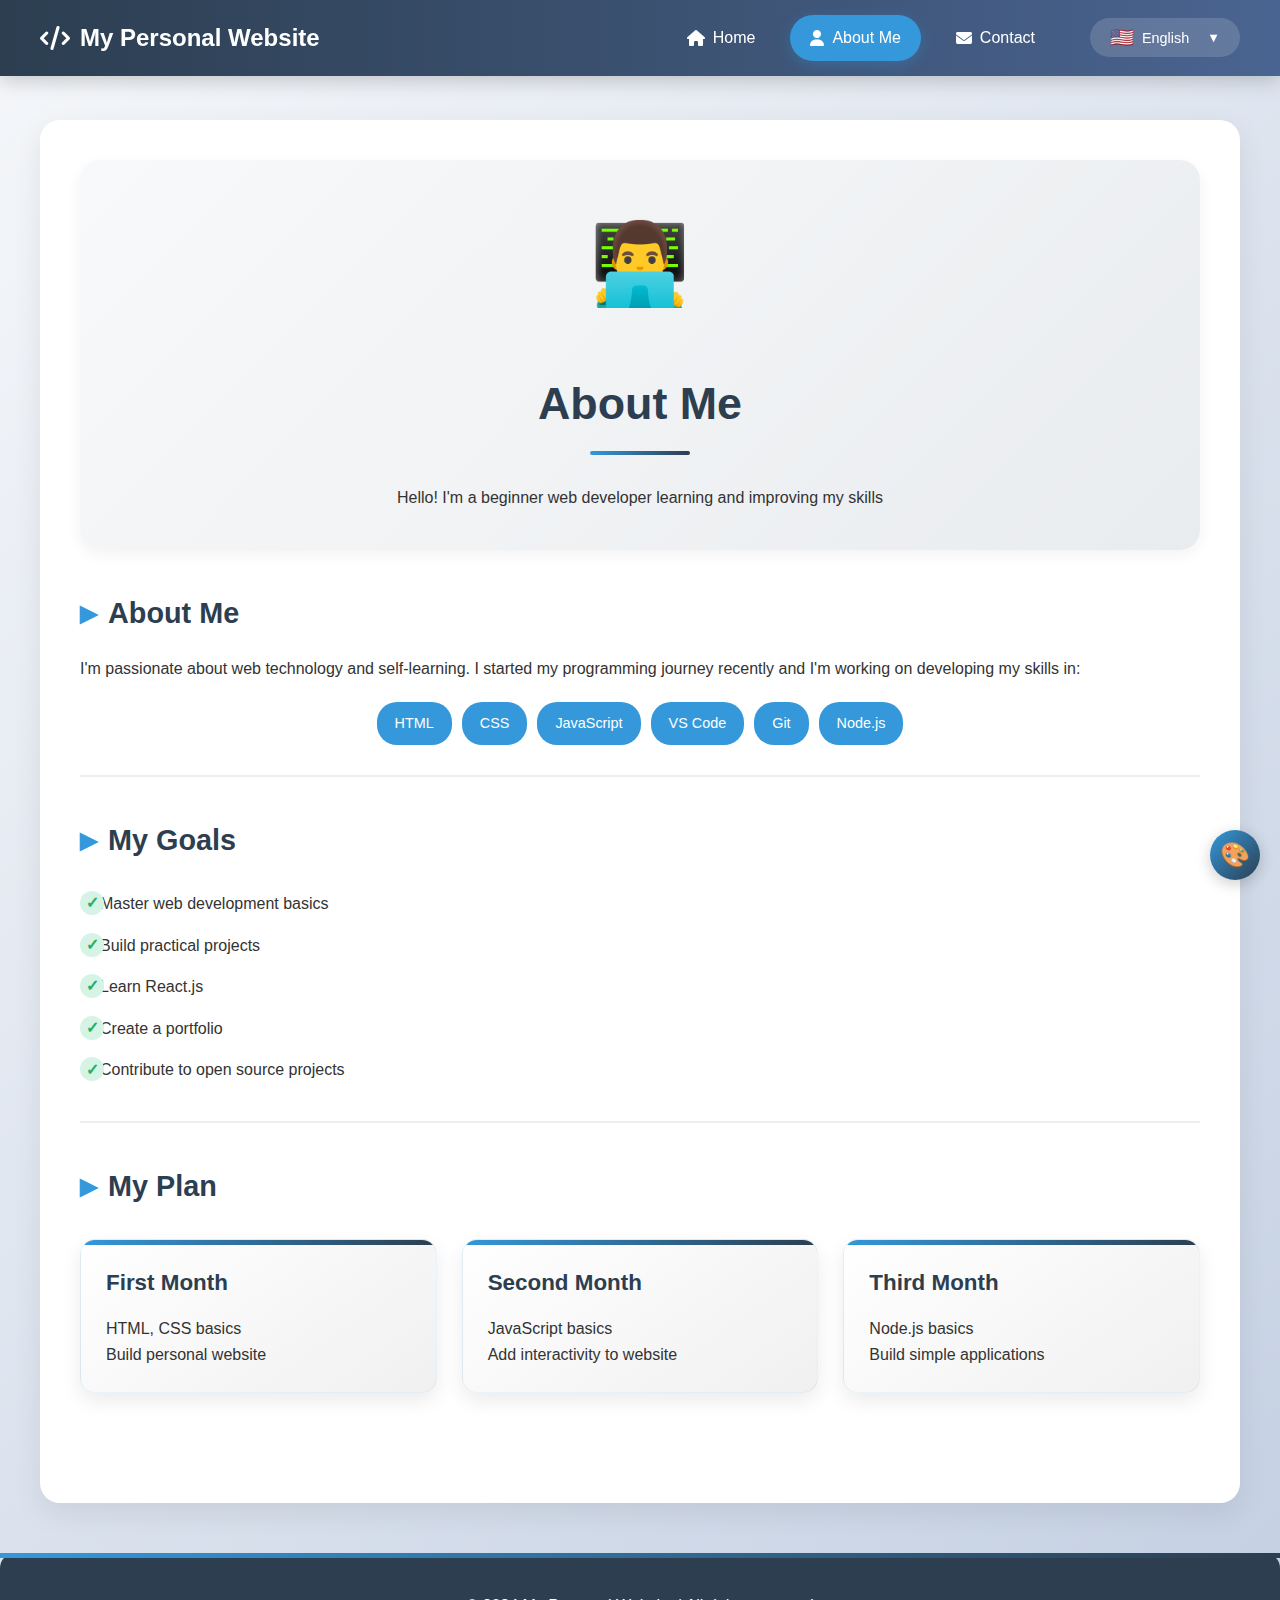
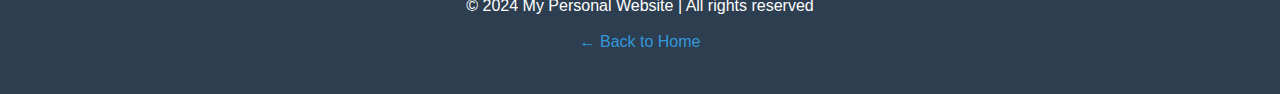
<file: pages/about.html>
<!DOCTYPE html>
<html lang="en">
<head>
    <meta charset="UTF-8">
    <meta name="viewport" content="width=device-width, initial-scale=1.0">
    <title data-lang="aboutTitle">About Me - My Personal Website</title>
    <link rel="stylesheet" href="../style.css">
    <link rel="stylesheet" href="https://cdnjs.cloudflare.com/ajax/libs/font-awesome/6.4.0/css/all.min.css">
    <style>
        .profile {
            text-align: center;
            margin-bottom: 40px;
        }
        
        .profile-img {
            width: 200px;
            height: 200px;
            border-radius: 50%;
            object-fit: cover;
            border: 5px solid #3498db;
            margin-bottom: 20px;
        }
        
        .skills {
            display: flex;
            flex-wrap: wrap;
            gap: 10px;
            justify-content: center;
            margin-top: 20px;
        }
        
        .skill-tag {
            background: #3498db;
            color: white;
            padding: 8px 16px;
            border-radius: 20px;
            font-size: 0.9em;
            transition: all 0.3s;
            cursor: pointer;
        }
        
        .skill-tag:hover {
            transform: translateY(-3px);
            box-shadow: 0 5px 15px rgba(52, 152, 219, 0.3);
        }
        
        /* Responsive */
        @media (max-width: 768px) {
            .profile-img {
                width: 150px;
                height: 150px;
            }
        }
    </style>
</head>
<body id="about">
    <!-- FIXED NAVIGATION -->
    <nav>
        <div class="nav-container">
            <a href="../index.html" class="logo">
                <i class="fas fa-code"></i> <span data-lang="footerTitle">My Personal Website</span>
            </a>
            
            <div class="nav-links">
                <a href="../index.html">
                    <i class="fas fa-home"></i> <span data-lang="home">Home</span>
                </a>
                <a href="about.html" class="active">
                    <i class="fas fa-user"></i> <span data-lang="about">About Me</span>
                </a>
                <a href="contact.html">
                    <i class="fas fa-envelope"></i> <span data-lang="contact">Contact</span>
                </a>
                
                <!-- Language Switcher -->
                <div class="nav-language" id="navLanguage">
                    <button class="lang-toggle" onclick="toggleLanguageDropdown()">
                        <div class="lang-current">
                            <span class="lang-flag" id="currentFlag">🇺🇸</span>
                            <span class="lang-name" id="currentLang">English</span>
                        </div>
                        <span class="lang-arrow">▼</span>
                    </button>
                    
                    <div class="lang-dropdown">
                        <button class="lang-option" onclick="changeLanguage('en')">
                            <span class="lang-flag">🇺🇸</span>
                            <span class="lang-text">English</span>
                        </button>
                        <button class="lang-option" onclick="changeLanguage('ar')">
                            <span class="lang-flag">🇸🇦</span>
                            <span class="lang-text">العربية</span>
                        </button>
                    </div>
                </div>
            </div>
        </div>
    </nav>
    
    <div class="content">
        <div class="profile">
            <div style="font-size: 80px; margin-bottom: 20px;">👨‍💻</div>
            <h1 data-lang="whoAmI">About Me</h1>
            <p data-lang="greeting">Hello! I'm a beginner web developer learning and improving my skills</p>
        </div>
        
        <div class="section">
            <h2 data-lang="aboutMe">📚 About Me</h2>
            <p data-lang="passion">
                I'm passionate about web technology and self-learning. I started my programming journey recently and I'm working on developing my skills in:
            </p>
            
            <div class="skills">
                <span class="skill-tag" data-lang="html">HTML</span>
                <span class="skill-tag" data-lang="css">CSS</span>
                <span class="skill-tag" data-lang="javascript">JavaScript</span>
                <span class="skill-tag" data-lang="vscode">VS Code</span>
                <span class="skill-tag" data-lang="git">Git</span>
                <span class="skill-tag" data-lang="nodejs">Node.js</span>
            </div>
        </div>
        
        <div class="section">
            <h2 data-lang="goals">🎯 My Goals</h2>
            <ul>
                <li data-lang="goal1">Master web development basics</li>
                <li data-lang="goal2">Build practical projects</li>
                <li data-lang="goal3">Learn React.js</li>
                <li data-lang="goal4">Create a portfolio</li>
                <li data-lang="goal5">Contribute to open source projects</li>
            </ul>
        </div>
        
        <div class="section">
            <h2 data-lang="plan">📅 My Plan</h2>
            <div class="cards">
                <div class="card">
                    <h3 data-lang="month1">🎨 First Month</h3>
                    <p data-lang="month1Task1">HTML, CSS basics</p>
                    <p data-lang="month1Task2">Build personal website</p>
                </div>
                <div class="card">
                    <h3 data-lang="month2">⚡ Second Month</h3>
                    <p data-lang="month2Task1">JavaScript basics</p>
                    <p data-lang="month2Task2">Add interactivity to website</p>
                </div>
                <div class="card">
                    <h3 data-lang="month3">🚀 Third Month</h3>
                    <p data-lang="month3Task1">Node.js basics</p>
                    <p data-lang="month3Task2">Build simple applications</p>
                </div>
            </div>
        </div>
    </div>
    
    <footer>
        <p data-lang="allRightsReserved">© 2024 My Personal Website | All rights reserved</p>
        <p style="margin-top: 10px;">
            <a href="../index.html" style="color: #3498db; text-decoration: none;" data-lang="backToHome">← Back to Home</a>
        </p>
    </footer>
    
    <script src="../languages.js"></script>
    <script src="../script.js"></script>
</body>
</html>
</file>
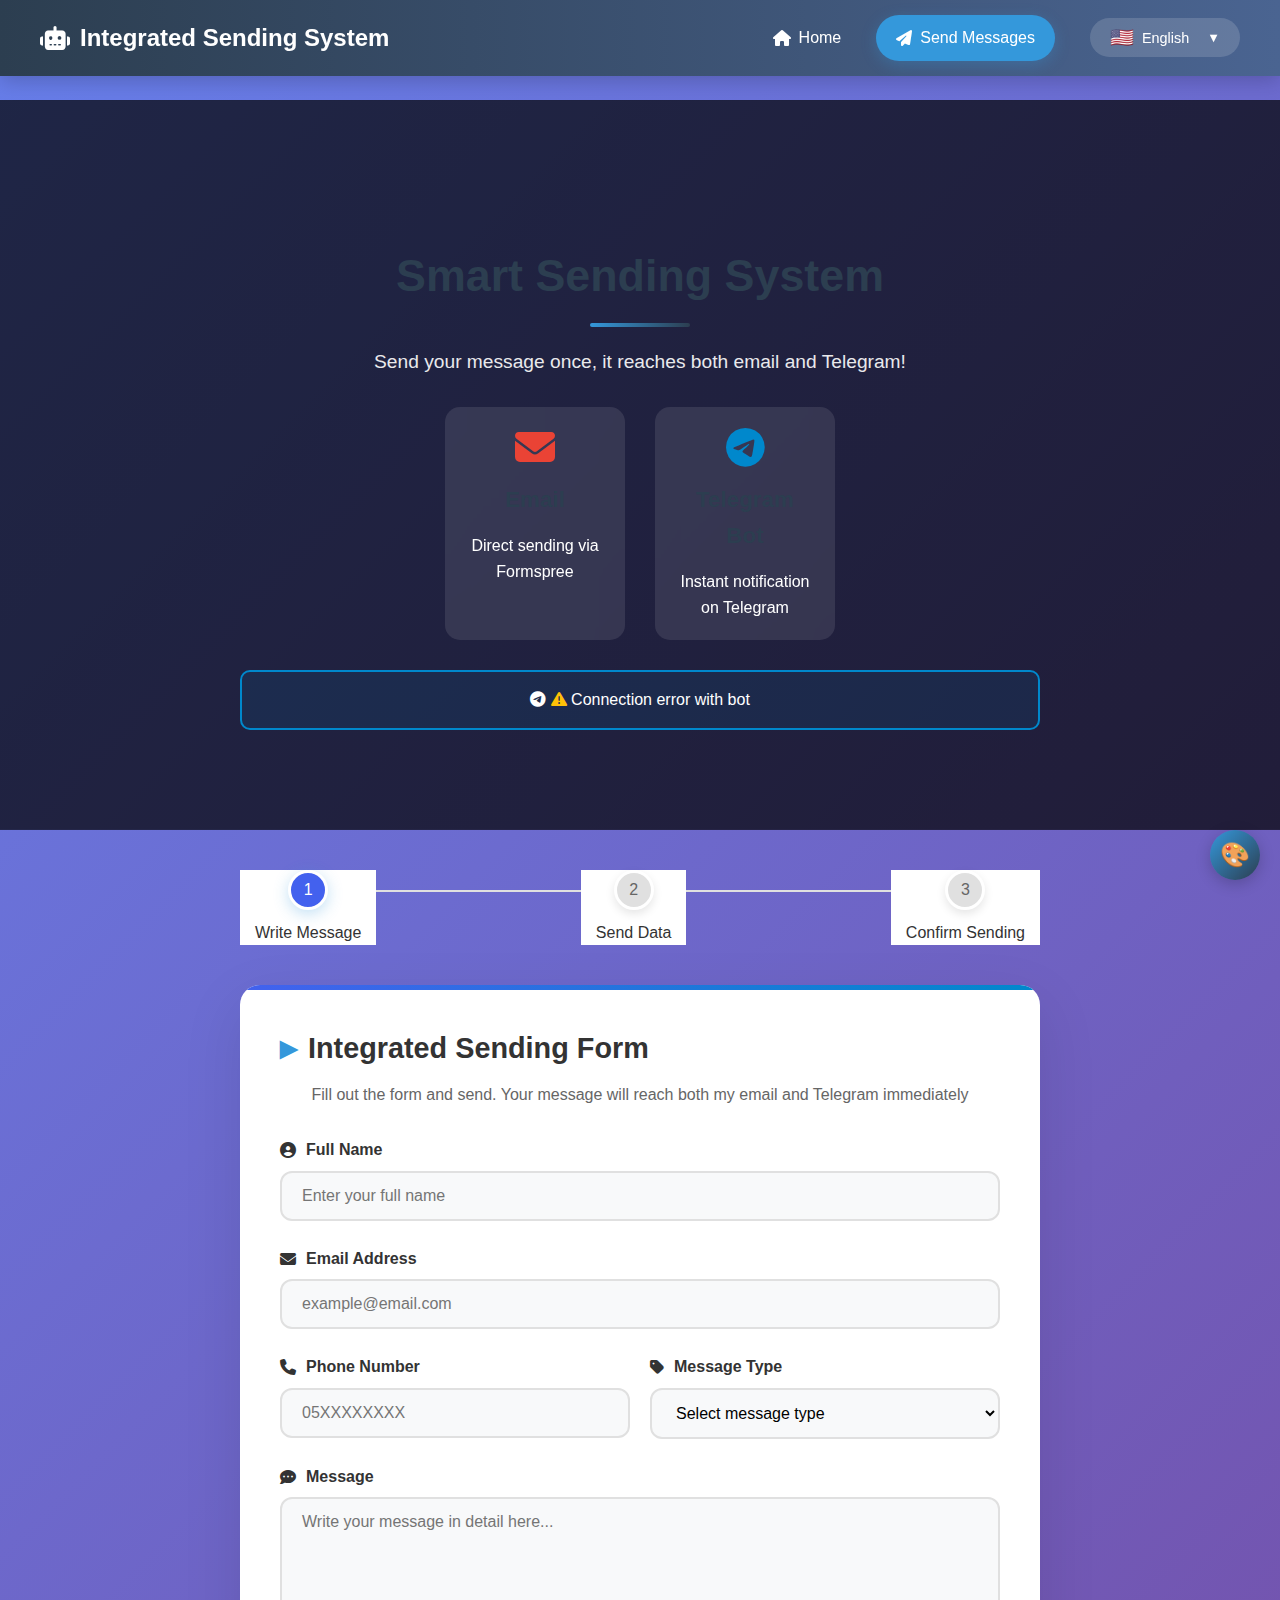
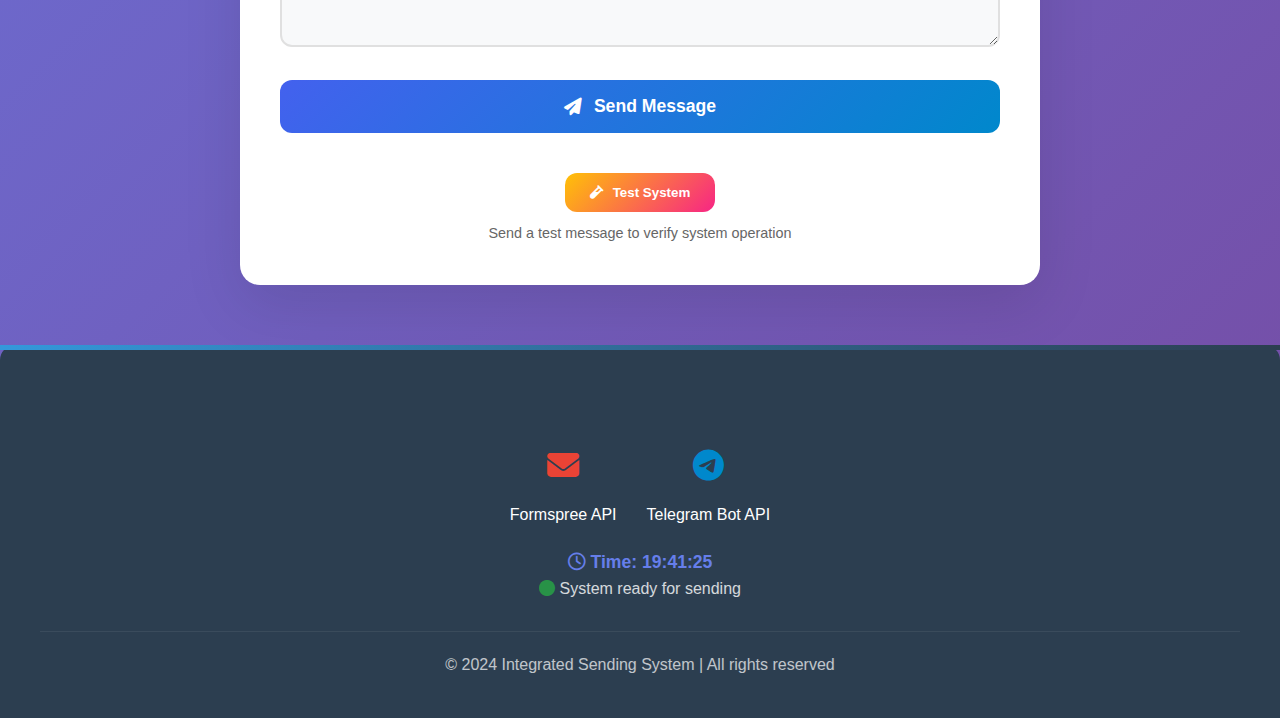
<file: pages/contact.html>
<!DOCTYPE html>
<html lang="en">
<head>
    <meta charset="UTF-8">
    <meta name="viewport" content="width=device-width, initial-scale=1.0">
    <title data-lang="contactTitle">Contact Me - Integrated Sending System</title>
    <link rel="stylesheet" href="../style.css">
    <link rel="stylesheet" href="https://cdnjs.cloudflare.com/ajax/libs/font-awesome/6.4.0/css/all.min.css">
    <style>
        :root {
            --primary: #4361ee;
            --secondary: #3a0ca3;
            --accent: #f72585;
            --telegram: #0088cc;
            --email: #ea4335;
            --success: #28a745;
            --warning: #ffc107;
            --danger: #dc3545;
        }

        body {
            font-family: 'Segoe UI', 'Arial', sans-serif;
            background: linear-gradient(135deg, #667eea 0%, #764ba2 100%);
            min-height: 100vh;
            margin: 0;
            color: #333;
        }

        /* Hero Section */
        .hero-section {
            background: linear-gradient(rgba(0, 0, 0, 0.7), rgba(0, 0, 0, 0.7)), 
                        url('https://images.unsplash.com/photo-1551288049-bebda4e38f71?ixlib=rb-4.0.3&auto=format&fit=crop&w=1470&q=80');
            background-size: cover;
            background-position: center;
            color: white;
            text-align: center;
            padding: 100px 20px 80px;
            margin-bottom: 40px;
            margin-top: 20px;
        }

        .hero-section h1 {
            font-size: 2.8rem;
            margin-bottom: 20px;
            animation: fadeIn 1s ease;
        }

        @keyframes fadeIn {
            from { opacity: 0; transform: translateY(20px); }
            to { opacity: 1; transform: translateY(0); }
        }

        /* Services Icons */
        .services {
            display: flex;
            justify-content: center;
            gap: 30px;
            margin: 30px 0;
            flex-wrap: wrap;
        }

        .service-item {
            background: rgba(255, 255, 255, 0.1);
            padding: 20px;
            border-radius: 15px;
            width: 180px;
            backdrop-filter: blur(10px);
            transition: transform 0.3s;
        }

        .service-item:hover {
            transform: translateY(-5px);
        }

        .service-item i {
            font-size: 2.5rem;
            margin-bottom: 15px;
        }

        .service-item.email i {
            color: var(--email);
        }

        .service-item.telegram i {
            color: var(--telegram);
        }

        /* Form Container */
        .form-container {
            max-width: 800px;
            margin: 40px auto;
            background: white;
            border-radius: 20px;
            padding: 40px;
            box-shadow: 0 20px 60px rgba(0, 0, 0, 0.1);
            position: relative;
            overflow: hidden;
        }

        .form-container::before {
            content: '';
            position: absolute;
            top: 0;
            left: 0;
            width: 100%;
            height: 5px;
            background: linear-gradient(to right, var(--primary), var(--telegram));
        }

        /* Form Groups */
        .form-group {
            margin-bottom: 25px;
        }

        .form-label {
            display: block;
            margin-bottom: 8px;
            font-weight: 600;
            color: #333;
            display: flex;
            align-items: center;
            gap: 10px;
        }

        .form-input {
            width: 100%;
            padding: 14px 20px;
            border: 2px solid #e0e0e0;
            border-radius: 12px;
            font-size: 1rem;
            transition: all 0.3s;
            background: #f8f9fa;
        }

        .form-input:focus {
            outline: none;
            border-color: var(--primary);
            box-shadow: 0 0 0 3px rgba(67, 97, 238, 0.1);
            background: white;
        }

        textarea.form-input {
            min-height: 150px;
            resize: vertical;
        }

        /* Submit Button */
        .submit-btn {
            background: linear-gradient(135deg, var(--primary), var(--telegram));
            color: white;
            border: none;
            padding: 16px 40px;
            border-radius: 12px;
            font-size: 1.1rem;
            font-weight: bold;
            cursor: pointer;
            transition: all 0.3s;
            width: 100%;
            display: flex;
            align-items: center;
            justify-content: center;
            gap: 12px;
            margin-top: 20px;
        }

        .submit-btn:hover {
            transform: translateY(-3px);
            box-shadow: 0 10px 25px rgba(67, 97, 238, 0.3);
        }

        .submit-btn:disabled {
            opacity: 0.6;
            cursor: not-allowed;
            transform: none;
            box-shadow: none;
        }

        /* Status Messages */
        .status-message {
            padding: 15px 20px;
            border-radius: 10px;
            margin: 20px 0;
            text-align: center;
            display: none;
            animation: slideIn 0.5s ease;
        }

        @keyframes slideIn {
            from { opacity: 0; transform: translateY(-20px); }
            to { opacity: 1; transform: translateY(0); }
        }

        .status-success {
            background: #d4edda;
            color: #155724;
            border: 1px solid #c3e6cb;
        }

        .status-error {
            background: #f8d7da;
            color: #721c24;
            border: 1px solid #f5c6cb;
        }

        /* Progress Steps */
        .progress-steps {
            display: flex;
            justify-content: space-between;
            margin: 40px 0;
            position: relative;
        }

        .progress-steps::before {
            content: '';
            position: absolute;
            top: 20px;
            left: 0;
            right: 0;
            height: 2px;
            background: #e0e0e0;
            z-index: 1;
        }

        .step {
            text-align: center;
            position: relative;
            z-index: 2;
            background: white;
            padding: 0 15px;
        }

        .step-icon {
            width: 40px;
            height: 40px;
            background: #e0e0e0;
            border-radius: 50%;
            display: flex;
            align-items: center;
            justify-content: center;
            margin: 0 auto 10px;
            color: #666;
            transition: all 0.3s;
        }

        .step.active .step-icon {
            background: var(--primary);
            color: white;
        }

        /* Results Panel */
        .results-panel {
            background: #f8f9fa;
            border-radius: 15px;
            padding: 30px;
            margin-top: 30px;
            display: none;
        }

        .result-item {
            display: flex;
            align-items: center;
            gap: 15px;
            margin-bottom: 20px;
            padding: 15px;
            background: white;
            border-radius: 10px;
            border-left: 4px solid var(--primary);
        }

        .result-item.success {
            border-left-color: var(--success);
        }

        .result-item.error {
            border-left-color: var(--danger);
        }

        /* Bot Status */
        .bot-status {
            background: rgba(0, 136, 204, 0.1);
            border: 2px solid var(--telegram);
            padding: 15px;
            border-radius: 10px;
            margin: 20px 0;
            text-align: center;
        }

        /* Footer */
        footer {
            background: #2c3e50;
            color: white;
            text-align: center;
            padding: 40px 20px;
            margin-top: 60px;
        }

        /* Test Button */
        .test-btn {
            background: linear-gradient(135deg, var(--warning), var(--accent));
            color: white;
            border: none;
            padding: 12px 25px;
            border-radius: 12px;
            font-weight: bold;
            cursor: pointer;
            transition: all 0.3s;
            display: inline-flex;
            align-items: center;
            gap: 10px;
            margin-top: 10px;
        }

        .test-btn:hover {
            transform: translateY(-3px);
            box-shadow: 0 10px 20px rgba(255, 193, 7, 0.3);
        }

        /* Responsive */
        @media (max-width: 768px) {
            .hero-section h1 {
                font-size: 2rem;
            }
            
            .form-container {
                padding: 25px;
                margin: 20px;
            }
            
            .services {
                gap: 15px;
            }
            
            .service-item {
                width: 150px;
                padding: 15px;
            }
            
            .progress-steps {
                flex-direction: column;
                gap: 20px;
            }
            
            .progress-steps::before {
                display: none;
            }
        }

        /* Loading Animation */
        .loading-spinner {
            display: inline-block;
            animation: spin 1s linear infinite;
        }

        @keyframes spin {
            0% { transform: rotate(0deg); }
            100% { transform: rotate(360deg); }
        }
        
        /* Language specific adjustments */
        [dir="rtl"] .form-container::before {
            left: auto;
            right: 0;
            background: linear-gradient(to left, var(--primary), var(--telegram));
        }
        
        [dir="rtl"] .form-label {
            text-align: right;
        }
    </style>
</head>
<body id="contact">
    <!-- FIXED NAVIGATION -->
    <nav>
        <div class="nav-container">
            <a href="../index.html" class="logo">
                <i class="fas fa-robot"></i> <span data-lang="integratedSendingSystem">Integrated Sending System</span>
            </a>
            
            <div class="nav-links">
                <a href="../index.html">
                    <i class="fas fa-home"></i> <span data-lang="home">Home</span>
                </a>
                <a href="contact.html" class="active">
                    <i class="fas fa-paper-plane"></i> <span data-lang="sendMessages">Send Messages</span>
                </a>
                
                <!-- Language Switcher -->
                <div class="nav-language" id="navLanguage">
                    <button class="lang-toggle" onclick="toggleLanguageDropdown()">
                        <div class="lang-current">
                            <span class="lang-flag" id="currentFlag">🇺🇸</span>
                            <span class="lang-name" id="currentLang">English</span>
                        </div>
                        <span class="lang-arrow">▼</span>
                    </button>
                    
                    <div class="lang-dropdown">
                        <button class="lang-option" onclick="changeLanguage('en')">
                            <span class="lang-flag">🇺🇸</span>
                            <span class="lang-text">English</span>
                        </button>
                        <button class="lang-option" onclick="changeLanguage('ar')">
                            <span class="lang-flag">🇸🇦</span>
                            <span class="lang-text">العربية</span>
                        </button>
                    </div>
                </div>
            </div>
        </div>
    </nav>

    <!-- Hero Section -->
    <section class="hero-section">
        <div style="max-width: 800px; margin: 0 auto;">
            <h1 data-lang="smartSendingSystem">
                <i class="fas fa-envelope-open-text"></i> Smart Sending System
            </h1>
            <p style="font-size: 1.2rem; opacity: 0.9; margin-bottom: 30px;" data-lang="sendOnceMessage">
                Send your message once, it reaches both email and Telegram!
            </p>
            
            <div class="services">
                <div class="service-item email">
                    <i class="fas fa-envelope"></i>
                    <h3 data-lang="email">Email</h3>
                    <p data-lang="emailDescription">Direct sending via Formspree</p>
                </div>
                
                <div class="service-item telegram">
                    <i class="fab fa-telegram-plane"></i>
                    <h3 data-lang="telegramBot">Telegram Bot</h3>
                    <p data-lang="telegramDescription">Instant notification on Telegram</p>
                </div>
            </div>
            
            <!-- Bot Status Display -->
            <div class="bot-status" id="botStatus">
                <i class="fab fa-telegram"></i>
                <span id="botStatusText" data-lang="checkingBotStatus">Checking bot status...</span>
            </div>
        </div>
    </section>

    <!-- Progress Steps -->
    <div style="max-width: 800px; margin: 0 auto;">
        <div class="progress-steps">
            <div class="step active" id="step1">
                <div class="step-icon">1</div>
                <div data-lang="step1">Write Message</div>
            </div>
            <div class="step" id="step2">
                <div class="step-icon">2</div>
                <div data-lang="step2">Send Data</div>
            </div>
            <div class="step" id="step3">
                <div class="step-icon">3</div>
                <div data-lang="step3">Confirm Sending</div>
            </div>
        </div>
    </div>

    <!-- Main Form -->
    <div class="form-container">
        <h2 style="color: #333; margin-bottom: 10px; text-align: center;" data-lang="integratedSendingForm">
            <i class="fas fa-comment-alt"></i> Integrated Sending Form
        </h2>
        <p style="color: #666; text-align: center; margin-bottom: 30px;" data-lang="formDescription">
            Fill out the form and send. Your message will reach both my email and Telegram immediately
        </p>

        <!-- Status Messages -->
        <div id="statusMessage" class="status-message"></div>

        <!-- Contact Form -->
        <form id="contactForm" action="https://formspree.io/f/xeekrjrd" method="POST">
            <!-- Personal Info -->
            <div class="form-group">
                <label class="form-label">
                    <i class="fas fa-user-circle"></i>
                    <span data-lang="fullName">Full Name</span>
                </label>
                <input type="text" id="fullName" name="name" class="form-input" 
                       data-lang="namePlaceholder" placeholder="Enter your full name" required>
            </div>

            <div class="form-group">
                <label class="form-label">
                    <i class="fas fa-envelope"></i>
                    <span data-lang="emailAddress">Email Address</span>
                </label>
                <input type="email" id="userEmail" name="email" class="form-input" 
                       data-lang="emailPlaceholder" placeholder="example@email.com" required>
            </div>

            <!-- Contact Details -->
            <div style="display: grid; grid-template-columns: 1fr 1fr; gap: 20px;">
                <div class="form-group">
                    <label class="form-label">
                        <i class="fas fa-phone"></i>
                        <span data-lang="phoneNumber">Phone Number</span>
                    </label>
                    <input type="tel" id="phoneNumber" name="phone" class="form-input" 
                           data-lang="phonePlaceholder" placeholder="05XXXXXXXX">
                </div>

                <div class="form-group">
                    <label class="form-label">
                        <i class="fas fa-tag"></i>
                        <span data-lang="messageType">Message Type</span>
                    </label>
                    <select id="messageType" name="type" class="form-input" required>
                        <option value="" data-lang="selectMessageType">Select message type</option>
                        <option value="Inquiry" data-lang="inquiry">Inquiry</option>
                        <option value="Collaboration" data-lang="collaboration">Collaboration Request</option>
                        <option value="Interview" data-lang="interview">Job Interview</option>
                        <option value="Complaint" data-lang="complaint">Complaint or Suggestion</option>
                        <option value="Other" data-lang="other">Other</option>
                    </select>
                </div>
            </div>

            <!-- Message -->
            <div class="form-group">
                <label class="form-label">
                    <i class="fas fa-comment-dots"></i>
                    <span data-lang="message">Message</span>
                </label>
                <textarea id="userMessage" name="message" class="form-input" 
                          data-lang="messagePlaceholder" placeholder="Write your message in detail here..." required></textarea>
            </div>

            <!-- Hidden Fields for Formspree -->
            <input type="hidden" name="_replyto" id="replyToEmail">
            <input type="hidden" name="_subject" value="New message from integrated form">

            <!-- Submit Button -->
            <button type="submit" class="submit-btn" id="submitButton">
                <i class="fas fa-paper-plane"></i>
                <span data-lang="sendMessage">Send Message</span>
            </button>
        </form>

        <!-- Results Panel -->
        <div class="results-panel" id="resultsPanel">
            <h3 style="margin-bottom: 20px; color: #333;" data-lang="sendingResults">
                <i class="fas fa-list-check"></i> Sending Results
            </h3>
            
            <div class="result-item" id="emailResult">
                <div>
                    <i class="fas fa-envelope" style="color: var(--email); font-size: 1.5rem;"></i>
                </div>
                <div>
                    <strong data-lang="emailStatus">Email:</strong>
                    <div id="emailStatusText" data-lang="waitingForSending">Waiting for sending...</div>
                </div>
            </div>
            
            <div class="result-item" id="telegramResult">
                <div>
                    <i class="fab fa-telegram-plane" style="color: var(--telegram); font-size: 1.5rem;"></i>
                </div>
                <div>
                    <strong data-lang="telegramStatus">Telegram Bot:</strong>
                    <div id="telegramStatusText" data-lang="waitingForSending">Waiting for sending...</div>
                </div>
            </div>
        </div>
        
        <!-- Test Button -->
        <div style="text-align: center; margin-top: 30px;">
            <button onclick="sendTestMessage()" class="test-btn">
                <i class="fas fa-vial"></i> <span data-lang="testMessage">Test System</span>
            </button>
            <p style="color: #666; font-size: 0.9em; margin-top: 10px;" data-lang="testMessageDesc">
                Send a test message to verify system operation
            </p>
        </div>
    </div>

    <!-- Footer -->
    <footer>
        <div style="max-width: 1200px; margin: 0 auto;">
            <h3 style="margin-bottom: 15px;" data-lang="integratedSendingSystem">
                <i class="fas fa-robot"></i> Integrated Sending System
            </h3>
            
            <div style="display: flex; justify-content: center; gap: 30px; margin: 20px 0; flex-wrap: wrap;">
                <div style="text-align: center;">
                    <div style="color: var(--email); font-size: 2rem; margin-bottom: 10px;">
                        <i class="fas fa-envelope"></i>
                    </div>
                    <div data-lang="formspreeAPI">Formspree API</div>
                </div>
                
                <div style="text-align: center;">
                    <div style="color: var(--telegram); font-size: 2rem; margin-bottom: 10px;">
                        <i class="fab fa-telegram-plane"></i>
                    </div>
                    <div data-lang="telegramAPI">Telegram Bot API</div>
                </div>
            </div>
            
            <div style="margin: 20px 0;">
                <p id="systemTime" style="color: #667eea; font-weight: bold; font-size: 1.1rem;"></p>
                <p id="systemStatus" style="opacity: 0.8;">
                    <span id="systemIcon"><i class="fas fa-circle" style="color: var(--success);"></i></span>
                    <span id="systemText" data-lang="systemReady">System ready for sending</span>
                </p>
            </div>
            
            <p style="opacity: 0.7; margin-top: 30px; padding-top: 20px; border-top: 1px solid rgba(255,255,255,0.1);"
               data-lang="footerRights">
                © 2024 Integrated Sending System | All rights reserved
            </p>
        </div>
    </footer>

    <script src="../languages.js"></script>
    <script src="../script.js"></script>
    
    <!-- Contact Form JavaScript -->
    <script>
        // ========== CONFIGURATION ==========
        const TELEGRAM_BOT_TOKEN = '8443839182:AAHlH3mdltb9928V33Yzz8FO_dNgS1i3z0I';
        const TELEGRAM_CHAT_ID = '8477771530';
        const FORMSPREE_ENDPOINT = 'https://formspree.io/f/xeekrjrd';
        
        // ========== DOM ELEMENTS ==========
        const contactForm = document.getElementById('contactForm');
        const submitButton = document.getElementById('submitButton');
        const statusMessage = document.getElementById('statusMessage');
        const resultsPanel = document.getElementById('resultsPanel');
        const emailResult = document.getElementById('emailResult');
        const telegramResult = document.getElementById('telegramResult');
        const emailStatusText = document.getElementById('emailStatusText');
        const telegramStatusText = document.getElementById('telegramStatusText');
        const botStatus = document.getElementById('botStatus');
        const botStatusText = document.getElementById('botStatusText');

        // ========== INITIALIZATION ==========
        document.addEventListener('DOMContentLoaded', async function() {
            console.log('🚀 Integrated Sending System - Loaded');
            console.log('🌍 Current language:', currentLanguage);
            
            // Set up auto-reply email
            const userEmailInput = document.getElementById('userEmail');
            const replyToEmail = document.getElementById('replyToEmail');
            
            if (userEmailInput && replyToEmail) {
                userEmailInput.addEventListener('input', function() {
                    replyToEmail.value = this.value;
                });
            }

            // Check Telegram bot status
            await checkBotStatus();
            
            // Test Telegram connection
            await testTelegramConnection();
            
            // Update form placeholders based on language
            updateContactFormPlaceholders();
        });

        // ========== TELEGRAM FUNCTIONS ==========
        async function checkBotStatus() {
            try {
                const langData = languageData[currentLanguage];
                if (botStatusText) {
                    botStatusText.innerHTML = `<i class="fas fa-spinner loading-spinner"></i> ${langData.checkingBot}`;
                }
                
                const response = await fetch(
                    `https://api.telegram.org/bot${TELEGRAM_BOT_TOKEN}/getMe`
                );
                
                const data = await response.json();
                
                if (data.ok && botStatusText) {
                    botStatusText.innerHTML = 
                        `<i class="fas fa-check-circle" style="color: var(--success);"></i> ${langData.botActive} @${data.result.username}`;
                    if (botStatus) {
                        botStatus.style.background = 'rgba(40, 167, 69, 0.1)';
                        botStatus.style.borderColor = 'var(--success)';
                    }
                    
                    console.log('✅ Telegram Bot Status:', data.result);
                    return true;
                } else {
                    if (botStatusText) {
                        botStatusText.innerHTML = 
                            `<i class="fas fa-times-circle" style="color: var(--danger);"></i> ${langData.botError} ${data.description}`;
                    }
                    if (botStatus) {
                        botStatus.style.background = 'rgba(220, 53, 69, 0.1)';
                    }
                    console.error('❌ Telegram Bot Error:', data);
                    return false;
                }
            } catch (error) {
                const langData = languageData[currentLanguage];
                if (botStatusText) {
                    botStatusText.innerHTML = 
                        `<i class="fas fa-exclamation-triangle" style="color: var(--warning);"></i> ${langData.connectionError}`;
                }
                console.error('❌ Network Error:', error);
                return false;
            }
        }

        async function testTelegramConnection() {
            try {
                console.log('🔗 Testing Telegram connection...');
                
                const testMessage = encodeURIComponent('✅ Bot connection works correctly!');
                const url = `https://api.telegram.org/bot${TELEGRAM_BOT_TOKEN}/sendMessage?chat_id=${TELEGRAM_CHAT_ID}&text=${testMessage}`;
                
                const response = await fetch(url);
                const result = await response.json();
                
                if (result.ok) {
                    console.log('✅ Telegram connection works successfully!');
                    return true;
                } else {
                    console.error('❌ Telegram connection error:', result);
                    return false;
                }
            } catch (error) {
                console.error('❌ Network error:', error);
                return false;
            }
        }

        async function sendToTelegram(formData) {
            try {
                console.log('📱 Sending to Telegram...');
                
                const langData = languageData[currentLanguage];
                // Format the message
                const message = `
📬 *${langData.smartSendingSystem}* 

👤 *${langData.fullName}:* ${formData.name}
📧 *${langData.emailAddress}:* ${formData.email}
📞 *${langData.phoneNumber}:* ${formData.phone || langData.other}
🏷️ *${langData.messageType}:* ${formData.type}
💬 *${langData.message}:*
${formData.message}

🕐 *${langData.systemTime}:* ${new Date().toLocaleString(currentLanguage === 'ar' ? 'ar-SA' : 'en-US')}
                `;
                
                // URL encode
                const encodedMessage = encodeURIComponent(message);
                
                // Build Telegram URL
                const url = `https://api.telegram.org/bot${TELEGRAM_BOT_TOKEN}/sendMessage?chat_id=${TELEGRAM_CHAT_ID}&text=${encodedMessage}&parse_mode=Markdown`;
                
                console.log('🔗 Sending to Telegram...');
                
                // Send request
                const response = await fetch(url);
                const result = await response.json();
                
                console.log('📱 Telegram result:', result);
                
                if (result.ok) {
                    console.log('✅ Successfully sent to Telegram');
                    return { success: true, message: langData.sentSuccessfully };
                } else {
                    console.error('❌ Telegram error:', result);
                    return { 
                        success: false, 
                        message: `${langData.sendingFailed}: ${result.description || langData.connectionError}` 
                    };
                }
            } catch (error) {
                console.error('❌ Network error:', error);
                const langData = languageData[currentLanguage];
                return { 
                    success: false, 
                    message: langData.connectionError 
                };
            }
        }

        // ========== FORMSPREE FUNCTIONS ==========
        async function sendToFormspree(formData) {
            try {
                console.log('📧 Sending to Formspree...');
                
                const formDataObj = new FormData();
                formDataObj.append('name', formData.name);
                formDataObj.append('email', formData.email);
                formDataObj.append('phone', formData.phone || '');
                formDataObj.append('type', formData.type);
                formDataObj.append('message', formData.message);
                formDataObj.append('_replyto', formData.email);
                formDataObj.append('_subject', 'New message from website');

                const response = await fetch(FORMSPREE_ENDPOINT, {
                    method: 'POST',
                    body: formDataObj,
                    headers: { 'Accept': 'application/json' }
                });

                if (response.ok) {
                    console.log('✅ Successfully sent to Formspree');
                    const langData = languageData[currentLanguage];
                    return { success: true, message: langData.sentSuccessfully };
                } else {
                    const error = await response.json();
                    console.error('❌ Formspree error:', error);
                    const langData = languageData[currentLanguage];
                    return { success: false, message: langData.sendingFailed };
                }
            } catch (error) {
                console.error('❌ Formspree network error:', error);
                const langData = languageData[currentLanguage];
                return { success: false, message: langData.connectionError };
            }
        }

        // ========== FORM SUBMISSION ==========
        if (contactForm) {
            contactForm.addEventListener('submit', async function(e) {
                e.preventDefault();
                
                // Get form data
                const formData = {
                    name: document.getElementById('fullName')?.value.trim() || '',
                    email: document.getElementById('userEmail')?.value.trim() || '',
                    phone: document.getElementById('phoneNumber')?.value.trim() || '',
                    type: document.getElementById('messageType')?.value || '',
                    message: document.getElementById('userMessage')?.value.trim() || ''
                };

                // Validation
                if (!validateForm(formData)) {
                    return;
                }

                // Update UI
                updateStep(2);
                if (submitButton) {
                    submitButton.disabled = true;
                    const langData = languageData[currentLanguage];
                    submitButton.innerHTML = `<i class="fas fa-spinner loading-spinner"></i> ${langData.sending}`;
                }
                
                // Show results panel
                if (resultsPanel) {
                    resultsPanel.style.display = 'block';
                }
                if (emailStatusText) {
                    const langData = languageData[currentLanguage];
                    emailStatusText.textContent = langData.waitingForSending;
                }
                if (telegramStatusText) {
                    const langData = languageData[currentLanguage];
                    telegramStatusText.textContent = langData.waitingForSending;
                }

                // Reset results
                if (emailResult) emailResult.className = 'result-item';
                if (telegramResult) telegramResult.className = 'result-item';

                // Send to both services
                const [formspreeResult, telegramResultData] = await Promise.allSettled([
                    sendToFormspree(formData),
                    sendToTelegram(formData)
                ]);

                // Process results
                const emailSuccess = formspreeResult.status === 'fulfilled' && formspreeResult.value.success;
                const telegramSuccess = telegramResultData.status === 'fulfilled' && telegramResultData.value.success;

                // Update UI with results
                const langData = languageData[currentLanguage];
                
                if (emailResult && emailStatusText) {
                    if (emailSuccess) {
                        emailResult.classList.add('success');
                        emailStatusText.innerHTML = `<i class="fas fa-check-circle" style="color: var(--success);"></i> ${langData.sentSuccessfully}`;
                    } else {
                        emailResult.classList.add('error');
                        emailStatusText.innerHTML = `<i class="fas fa-times-circle" style="color: var(--danger);"></i> ${langData.sendingFailed}`;
                    }
                }

                if (telegramResult && telegramStatusText) {
                    if (telegramSuccess) {
                        telegramResult.classList.add('success');
                        telegramStatusText.innerHTML = `<i class="fas fa-check-circle" style="color: var(--success);"></i> ${langData.sentSuccessfully}`;
                    } else {
                        telegramResult.classList.add('error');
                        const errorMsg = telegramResultData.value?.message || langData.sendingFailed;
                        telegramStatusText.innerHTML = `<i class="fas fa-times-circle" style="color: var(--danger);"></i> ${errorMsg}`;
                    }
                }

                // Update final status
                if (emailSuccess || telegramSuccess) {
                    updateStep(3);
                    
                    let successMessage = langData.messageReceived;
                    if (emailSuccess && telegramSuccess) {
                        successMessage += ' ' + langData.receivedBoth;
                    } else if (emailSuccess) {
                        successMessage += ' ' + langData.receivedEmail;
                    } else if (telegramSuccess) {
                        successMessage += ' ' + langData.receivedTelegram;
                    }
                    
                    showStatusMessage(successMessage, 'success');
                    
                    // Reset form after 3 seconds
                    setTimeout(() => {
                        if (contactForm) contactForm.reset();
                        if (resultsPanel) resultsPanel.style.display = 'none';
                        updateStep(1);
                    }, 3000);
                } else {
                    showStatusMessage(langData.sendingFailedMessage, 'error');
                }

                // Reset button
                if (submitButton) {
                    submitButton.disabled = false;
                    const langData = languageData[currentLanguage];
                    submitButton.innerHTML = `<i class="fas fa-paper-plane"></i> ${langData.sendMessage}`;
                }
            });
        }

        // ========== HELPER FUNCTIONS ==========
        function validateForm(data) {
            const langData = languageData[currentLanguage];
            
            if (!data.name || !data.email || !data.type || !data.message) {
                showStatusMessage(langData.fillRequiredFields, 'error');
                return false;
            }

            if (!validateEmail(data.email)) {
                showStatusMessage(langData.validEmail, 'error');
                return false;
            }

            return true;
        }

        function validateEmail(email) {
            const re = /^[^\s@]+@[^\s@]+\.[^\s@]+$/;
            return re.test(email);
        }

        function showStatusMessage(message, type) {
            if (!statusMessage) return;
            
            statusMessage.textContent = message;
            statusMessage.className = `status-message status-${type}`;
            statusMessage.style.display = 'block';
            
            setTimeout(() => {
                if (statusMessage) {
                    statusMessage.style.display = 'none';
                }
            }, 5000);
        }

        function updateStep(stepNumber) {
            // Reset all steps
            for (let i = 1; i <= 3; i++) {
                const step = document.getElementById(`step${i}`);
                if (step) step.classList.remove('active');
            }
            
            // Activate current step and previous ones
            for (let i = 1; i <= stepNumber; i++) {
                const step = document.getElementById(`step${i}`);
                if (step) step.classList.add('active');
            }
        }

        function updateContactFormPlaceholders() {
            const langData = languageData[currentLanguage];
            
            // Update form inputs
            const inputs = {
                'fullName': document.getElementById('fullName'),
                'userEmail': document.getElementById('userEmail'),
                'phoneNumber': document.getElementById('phoneNumber'),
                'userMessage': document.getElementById('userMessage')
            };
            
            Object.entries(inputs).forEach(([id, element]) => {
                if (element && langData[id + 'Placeholder']) {
                    element.placeholder = langData[id + 'Placeholder'];
                }
            });
            
            // Update select options
            const messageType = document.getElementById('messageType');
            if (messageType && langData.selectMessageType) {
                messageType.options[0].textContent = langData.selectMessageType;
                for (let i = 1; i < messageType.options.length; i++) {
                    const option = messageType.options[i];
                    const value = option.value;
                    if (langData[value]) {
                        option.textContent = langData[value];
                    }
                }
            }
        }

        // ========== TEST FUNCTION ==========
        window.sendTestMessage = async function() {
            console.log('🧪 Sending test message...');
            
            const langData = languageData[currentLanguage];
            const testData = {
                name: langData.testMessage,
                email: 'test@example.com',
                phone: '0512345678',
                type: langData.testMessage,
                message: langData.testMessageDesc
            };
            
            const result = await sendToTelegram(testData);
            
            if (result.success) {
                alert('✅ ' + langData.testMessage + ' ' + langData.sentSuccessfully);
            } else {
                alert(`❌ ${result.message}`);
            }
        };

        // Update contact form when language changes
        const originalChangeLanguage = window.changeLanguage;
        window.changeLanguage = function(lang) {
            originalChangeLanguage(lang);
            updateContactFormPlaceholders();
        };
    </script>
</body>
</html>
</file>
<file: style.css>
/* ===== RESET & BASE STYLES ===== */
* {
    margin: 0;
    padding: 0;
    box-sizing: border-box;
    font-family: 'Segoe UI', 'Arial', 'Tahoma', sans-serif;
}

html {
    scroll-behavior: smooth;
}

body {
    background: linear-gradient(135deg, #f5f7fa 0%, #c3cfe2 100%);
    min-height: 100vh;
    color: #333;
    line-height: 1.6;
    transition: all 0.3s ease;
    padding-top: 80px !important; /* For fixed navigation */
}

/* ===== FIXED NAVIGATION ===== */
nav {
    position: fixed !important;
    top: 0 !important;
    left: 0 !important;
    right: 0 !important;
    z-index: 1000 !important;
    background: linear-gradient(to right, #2c3e50, #4a6491) !important;
    padding: 15px 30px !important;
    box-shadow: 0 4px 20px rgba(0, 0, 0, 0.2) !important;
    backdrop-filter: blur(10px) !important;
    animation: slideDown 0.5s ease;
}

@keyframes slideDown {
    from { transform: translateY(-100%); }
    to { transform: translateY(0); }
}

/* Navigation container */
.nav-container {
    max-width: 1200px;
    margin: 0 auto;
    display: flex;
    justify-content: space-between;
    align-items: center;
}

/* Logo */
.logo {
    font-size: 1.5rem;
    font-weight: bold;
    color: white;
    text-decoration: none;
    display: flex;
    align-items: center;
    gap: 10px;
    transition: transform 0.3s ease;
}

.logo:hover {
    transform: scale(1.05);
}

/* Navigation links */
.nav-links {
    display: flex;
    align-items: center;
    gap: 15px;
}

.nav-links a {
    color: white;
    text-decoration: none;
    padding: 10px 20px;
    border-radius: 25px;
    transition: all 0.3s ease;
    font-size: 16px;
    font-weight: 500;
    display: flex;
    align-items: center;
    gap: 8px;
    position: relative;
    overflow: hidden;
}

.nav-links a::before {
    content: '';
    position: absolute;
    top: 0;
    left: -100%;
    width: 100%;
    height: 100%;
    background: linear-gradient(90deg, transparent, rgba(255,255,255,0.2), transparent);
    transition: left 0.5s ease;
}

.nav-links a:hover::before {
    left: 100%;
}

.nav-links a:hover {
    background: rgba(255, 255, 255, 0.15);
    transform: translateY(-2px);
    box-shadow: 0 4px 15px rgba(0, 0, 0, 0.1);
}

.nav-links a.active {
    background: #3498db;
    box-shadow: 0 4px 15px rgba(52, 152, 219, 0.3);
}

/* ===== LANGUAGE SWITCHER STYLES ===== */
.nav-language {
    position: relative;
    margin-left: 20px;
}

.lang-toggle {
    background: rgba(255, 255, 255, 0.15);
    border: 2px solid rgba(255, 255, 255, 0.3);
    border-radius: 25px;
    padding: 8px 20px;
    color: white;
    font-weight: 500;
    cursor: pointer;
    display: flex;
    align-items: center;
    gap: 10px;
    transition: all 0.3s ease;
    min-width: 150px;
    justify-content: space-between;
    border: none;
    outline: none;
    font-size: 16px;
}

.lang-toggle:hover {
    background: rgba(255, 255, 255, 0.25);
    border-color: white;
    transform: translateY(-2px);
    box-shadow: 0 4px 15px rgba(255, 255, 255, 0.2);
}

.lang-current {
    display: flex;
    align-items: center;
    gap: 8px;
}

.lang-flag {
    font-size: 1.2em;
}

.lang-name {
    font-size: 0.9em;
}

.lang-arrow {
    font-size: 0.8em;
    transition: transform 0.3s ease;
}

.nav-language.open .lang-arrow {
    transform: rotate(180deg);
}

.lang-dropdown {
    position: absolute;
    top: 100%;
    right: 0;
    background: white;
    border-radius: 15px;
    box-shadow: 0 10px 30px rgba(0, 0, 0, 0.15);
    padding: 10px;
    min-width: 180px;
    display: none;
    z-index: 1001;
    margin-top: 10px;
    animation: fadeIn 0.3s ease;
    border: 1px solid #eee;
}

.nav-language.open .lang-dropdown {
    display: block;
}

@keyframes fadeIn {
    from { opacity: 0; transform: translateY(-10px); }
    to { opacity: 1; transform: translateY(0); }
}

.lang-option {
    width: 100%;
    padding: 12px 15px;
    border: none;
    background: transparent;
    border-radius: 10px;
    display: flex;
    align-items: center;
    gap: 12px;
    cursor: pointer;
    transition: all 0.3s ease;
    text-align: left;
    color: #333;
    font-weight: 500;
    font-size: 16px;
}

.lang-option:hover {
    background: #f8f9fa;
    transform: translateX(5px);
}

.lang-option.active {
    background: linear-gradient(135deg, #3498db, #2c3e50);
    color: white;
    box-shadow: 0 4px 10px rgba(52, 152, 219, 0.3);
}

/* ===== MAIN CONTENT ===== */
.content {
    max-width: 1200px;
    margin: 40px auto;
    padding: 40px;
    background: white;
    border-radius: 20px;
    box-shadow: 0 10px 30px rgba(0, 0, 0, 0.08);
    animation: fadeInUp 0.8s ease;
}

@keyframes fadeInUp {
    from { opacity: 0; transform: translateY(30px); }
    to { opacity: 1; transform: translateY(0); }
}

/* ===== HEADINGS ===== */
h1 {
    text-align: center;
    margin: 40px 0 30px;
    color: #2c3e50;
    font-size: 2.8em;
    position: relative;
    padding-bottom: 15px;
}

h1:after {
    content: '';
    position: absolute;
    bottom: 0;
    left: 50%;
    transform: translateX(-50%);
    width: 100px;
    height: 4px;
    background: linear-gradient(to right, #3498db, #2c3e50);
    border-radius: 2px;
}

h2 {
    color: #2c3e50;
    margin-bottom: 20px;
    font-size: 1.8em;
    display: flex;
    align-items: center;
    gap: 10px;
}

h2:before {
    content: '▶';
    color: #3498db;
    font-size: 0.8em;
}

h3 {
    color: #2c3e50;
    margin-bottom: 15px;
    font-size: 1.4em;
}

/* ===== SECTIONS ===== */
.section {
    margin-bottom: 40px;
    padding-bottom: 30px;
    border-bottom: 2px solid #eee;
}

.section:last-child {
    border-bottom: none;
}

/* ===== PROFILE SECTION ===== */
.profile {
    text-align: center;
    margin-bottom: 40px;
    padding: 40px;
    background: linear-gradient(135deg, #f8f9fa, #e9ecef);
    border-radius: 20px;
    box-shadow: 0 5px 15px rgba(0,0,0,0.05);
}

.profile-img {
    width: 200px;
    height: 200px;
    border-radius: 50%;
    object-fit: cover;
    border: 5px solid #3498db;
    margin-bottom: 20px;
    box-shadow: 0 10px 25px rgba(52, 152, 219, 0.3);
    transition: transform 0.3s ease;
}

.profile-img:hover {
    transform: scale(1.05);
}

/* ===== SKILLS ===== */
.skills {
    display: flex;
    flex-wrap: wrap;
    gap: 10px;
    justify-content: center;
    margin-top: 20px;
}

.skill-tag {
    background: #3498db;
    color: white;
    padding: 8px 16px;
    border-radius: 20px;
    font-size: 0.9em;
    transition: all 0.3s;
    cursor: pointer;
    border: 2px solid transparent;
}

.skill-tag:hover {
    background: white;
    color: #3498db;
    border-color: #3498db;
    transform: translateY(-3px);
    box-shadow: 0 5px 15px rgba(52, 152, 219, 0.3);
}

/* ===== CARDS ===== */
.cards {
    display: grid;
    grid-template-columns: repeat(auto-fit, minmax(250px, 1fr));
    gap: 25px;
    margin-top: 30px;
}

.card {
    background: linear-gradient(145deg, #ffffff, #f0f0f0);
    padding: 25px;
    border-radius: 15px;
    box-shadow: 0 8px 20px rgba(0, 0, 0, 0.08);
    transition: all 0.3s ease;
    border: 1px solid rgba(52, 152, 219, 0.1);
    position: relative;
    overflow: hidden;
}

.card::before {
    content: '';
    position: absolute;
    top: 0;
    left: 0;
    width: 100%;
    height: 5px;
    background: linear-gradient(to right, #3498db, #2c3e50);
}

.card:hover {
    transform: translateY(-10px);
    box-shadow: 0 15px 35px rgba(0, 0, 0, 0.12);
    border-color: #3498db;
}

.card h3 {
    color: #2c3e50;
    margin-bottom: 15px;
    display: flex;
    align-items: center;
    gap: 10px;
}

/* ===== LISTS ===== */
ul {
    list-style: none;
    padding-left: 20px;
}

ul li {
    padding: 8px 0;
    position: relative;
    transition: transform 0.3s ease;
}

ul li:hover {
    transform: translateX(10px);
}

ul li:before {
    content: '✓';
    color: #27ae60;
    font-weight: bold;
    position: absolute;
    left: -20px;
    background: #d5f4e6;
    width: 24px;
    height: 24px;
    border-radius: 50%;
    display: flex;
    align-items: center;
    justify-content: center;
}

/* ===== IMAGES ===== */
img {
    display: block;
    margin: 30px auto;
    border-radius: 15px;
    box-shadow: 0 10px 30px rgba(0, 0, 0, 0.2);
    border: 5px solid white;
    transition: transform 0.3s ease, box-shadow 0.3s ease;
    max-width: 100%;
    height: auto;
}

img:hover {
    transform: scale(1.03);
    box-shadow: 0 15px 40px rgba(0, 0, 0, 0.25);
}

/* ===== FOOTER ===== */
footer {
    text-align: center;
    padding: 40px 20px;
    margin-top: 50px;
    background: #2c3e50;
    color: white;
    border-radius: 15px 15px 0 0;
    position: relative;
}

footer::before {
    content: '';
    position: absolute;
    top: 0;
    left: 0;
    width: 100%;
    height: 5px;
    background: linear-gradient(to right, #3498db, #2c3e50);
}

/* ===== FORMS ===== */
.form-container {
    max-width: 800px;
    margin: 40px auto;
    background: white;
    border-radius: 20px;
    padding: 40px;
    box-shadow: 0 20px 60px rgba(0, 0, 0, 0.1);
    position: relative;
    overflow: hidden;
}

.form-container::before {
    content: '';
    position: absolute;
    top: 0;
    left: 0;
    width: 100%;
    height: 5px;
    background: linear-gradient(to right, #4361ee, #0088cc);
}

/* Form Groups */
.form-group {
    margin-bottom: 25px;
}

.form-label {
    display: block;
    margin-bottom: 8px;
    font-weight: 600;
    color: #333;
    display: flex;
    align-items: center;
    gap: 10px;
}

.form-input {
    width: 100%;
    padding: 14px 20px;
    border: 2px solid #e0e0e0;
    border-radius: 12px;
    font-size: 1rem;
    transition: all 0.3s;
    background: #f8f9fa;
}

.form-input:focus {
    outline: none;
    border-color: #3498db;
    box-shadow: 0 0 0 3px rgba(52, 152, 219, 0.1);
    background: white;
}

textarea.form-input {
    min-height: 150px;
    resize: vertical;
}

/* Submit Button */
.submit-btn {
    background: linear-gradient(135deg, #3498db, #2c3e50);
    color: white;
    border: none;
    padding: 16px 40px;
    border-radius: 12px;
    font-size: 1.1rem;
    font-weight: bold;
    cursor: pointer;
    transition: all 0.3s;
    width: 100%;
    display: flex;
    align-items: center;
    justify-content: center;
    gap: 12px;
    margin-top: 20px;
    position: relative;
    overflow: hidden;
}

.submit-btn::before {
    content: '';
    position: absolute;
    top: 0;
    left: -100%;
    width: 100%;
    height: 100%;
    background: linear-gradient(90deg, transparent, rgba(255,255,255,0.3), transparent);
    transition: left 0.5s ease;
}

.submit-btn:hover::before {
    left: 100%;
}

.submit-btn:hover {
    transform: translateY(-3px);
    box-shadow: 0 10px 25px rgba(52, 152, 219, 0.3);
}

.submit-btn:disabled {
    opacity: 0.6;
    cursor: not-allowed;
    transform: none;
    box-shadow: none;
}

/* ===== STATUS MESSAGES ===== */
.status-message {
    padding: 15px 20px;
    border-radius: 10px;
    margin: 20px 0;
    text-align: center;
    display: none;
    animation: slideIn 0.5s ease;
}

@keyframes slideIn {
    from { opacity: 0; transform: translateY(-20px); }
    to { opacity: 1; transform: translateY(0); }
}

.status-success {
    background: #d4edda;
    color: #155724;
    border: 1px solid #c3e6cb;
}

.status-error {
    background: #f8d7da;
    color: #721c24;
    border: 1px solid #f5c6cb;
}

/* ===== PROGRESS STEPS ===== */
.progress-steps {
    display: flex;
    justify-content: space-between;
    margin: 40px 0;
    position: relative;
}

.progress-steps::before {
    content: '';
    position: absolute;
    top: 20px;
    left: 0;
    right: 0;
    height: 2px;
    background: #e0e0e0;
    z-index: 1;
}

.step {
    text-align: center;
    position: relative;
    z-index: 2;
    background: white;
    padding: 0 15px;
}

.step-icon {
    width: 40px;
    height: 40px;
    background: #e0e0e0;
    border-radius: 50%;
    display: flex;
    align-items: center;
    justify-content: center;
    margin: 0 auto 10px;
    color: #666;
    transition: all 0.3s;
    border: 3px solid white;
    box-shadow: 0 4px 10px rgba(0,0,0,0.1);
}

.step.active .step-icon {
    background: #3498db;
    color: white;
    box-shadow: 0 4px 15px rgba(52, 152, 219, 0.3);
}

/* ===== RESULTS PANEL ===== */
.results-panel {
    background: #f8f9fa;
    border-radius: 15px;
    padding: 30px;
    margin-top: 30px;
    display: none;
    animation: fadeIn 0.5s ease;
}

.result-item {
    display: flex;
    align-items: center;
    gap: 15px;
    margin-bottom: 20px;
    padding: 15px;
    background: white;
    border-radius: 10px;
    border-left: 4px solid #3498db;
    transition: transform 0.3s ease;
}

.result-item:hover {
    transform: translateX(5px);
}

.result-item.success {
    border-left-color: #28a745;
}

.result-item.error {
    border-left-color: #dc3545;
}

/* ===== BOT STATUS ===== */
.bot-status {
    background: rgba(0, 136, 204, 0.1);
    border: 2px solid #0088cc;
    padding: 15px;
    border-radius: 10px;
    margin: 20px 0;
    text-align: center;
    transition: all 0.3s ease;
}

.bot-status:hover {
    transform: translateY(-3px);
    box-shadow: 0 5px 15px rgba(0, 136, 204, 0.2);
}

/* ===== THEME CHANGER BUTTON ===== */
#theme-changer {
    position: fixed;
    bottom: 20px;
    right: 20px;
    width: 50px;
    height: 50px;
    border-radius: 50%;
    background: linear-gradient(135deg, #3498db, #2c3e50);
    color: white;
    border: none;
    cursor: pointer;
    z-index: 999;
    box-shadow: 0 4px 15px rgba(0,0,0,0.2);
    font-size: 1.5em;
    display: flex;
    align-items: center;
    justify-content: center;
    transition: all 0.3s ease;
}

#theme-changer:hover {
    transform: scale(1.1) rotate(15deg);
    box-shadow: 0 6px 20px rgba(0,0,0,0.3);
}

/* ===== CLICKABLE ELEMENTS ===== */
.clickable {
    cursor: pointer;
    transition: opacity 0.3s, transform 0.3s;
}

.clickable:hover {
    opacity: 0.8;
    transform: scale(1.05);
}

/* ===== HIGHLIGHT TEXT ===== */
.highlight {
    background: linear-gradient(120deg, #a1c4fd 0%, #c2e9fb 100%);
    padding: 2px 8px;
    border-radius: 4px;
    font-weight: 600;
}

/* ===== RTL SUPPORT ===== */
[dir="rtl"] {
    text-align: right;
}

[dir="rtl"] .nav-language {
    margin-left: 0;
    margin-right: 20px;
}

[dir="rtl"] .lang-dropdown {
    right: auto;
    left: 0;
}

[dir="rtl"] .lang-option:hover {
    transform: translateX(-5px);
}

[dir="rtl"] .lang-toggle {
    flex-direction: row-reverse;
}

[dir="rtl"] ul {
    padding-left: 0;
    padding-right: 20px;
}

[dir="rtl"] ul li:before {
    left: auto;
    right: -20px;
}

[dir="rtl"] .result-item {
    border-left: none;
    border-right: 4px solid #3498db;
}

[dir="rtl"] .result-item.success {
    border-right-color: #28a745;
    border-left: none;
}

[dir="rtl"] .result-item.error {
    border-right-color: #dc3545;
    border-left: none;
}

[dir="rtl"] .result-item:hover {
    transform: translateX(-5px);
}

[dir="rtl"] #theme-changer {
    right: auto;
    left: 20px;
}

[dir="rtl"] .progress-steps::before {
    left: auto;
    right: 0;
}

[dir="rtl"] .form-container::before {
    left: auto;
    right: 0;
    background: linear-gradient(to left, #4361ee, #0088cc);
}

/* ===== RESPONSIVE DESIGN ===== */
@media (max-width: 1200px) {
    .content, .nav-container, .form-container {
        margin: 20px;
        padding: 30px;
    }
}

@media (max-width: 768px) {
    /* Navigation */
    nav {
        padding: 10px 15px !important;
    }
    
    body {
        padding-top: 70px !important;
    }
    
    .nav-container {
        flex-direction: column;
        gap: 10px;
    }
    
    .nav-links {
        flex-wrap: wrap;
        justify-content: center;
        gap: 10px;
    }
    
    .nav-links a {
        padding: 8px 15px;
        font-size: 14px;
    }
    
    /* Language switcher */
    .nav-language {
        margin: 10px 0;
        width: 100%;
        text-align: center;
    }
    
    .lang-toggle {
        width: 100%;
        justify-content: center;
    }
    
    .lang-dropdown {
        position: static;
        width: 100%;
        margin-top: 5px;
    }
    
    /* Content */
    .content {
        padding: 20px;
        margin: 15px;
    }
    
    h1 {
        font-size: 2em;
    }
    
    h2 {
        font-size: 1.5em;
    }
    
    /* Profile */
    .profile {
        padding: 20px;
    }
    
    .profile-img {
        width: 150px;
        height: 150px;
    }
    
    /* Cards */
    .cards {
        grid-template-columns: 1fr;
        gap: 15px;
    }
    
    /* Form */
    .form-container {
        padding: 25px;
        margin: 20px;
    }
    
    /* Progress steps */
    .progress-steps {
        flex-direction: column;
        gap: 20px;
    }
    
    .progress-steps::before {
        display: none;
    }
    
    /* Theme changer */
    #theme-changer {
        bottom: 10px;
        right: 10px;
        width: 45px;
        height: 45px;
        font-size: 1.3em;
    }
    
    [dir="rtl"] #theme-changer {
        left: 10px;
        right: auto;
    }
}

@media (max-width: 480px) {
    h1 {
        font-size: 1.8em;
    }
    
    .content {
        padding: 15px;
        margin: 10px;
    }
    
    .nav-links a {
        padding: 6px 12px;
        font-size: 13px;
    }
    
    .form-container {
        padding: 20px;
        margin: 10px;
    }
    
    .submit-btn {
        padding: 14px 20px;
        font-size: 1rem;
    }
}

/* ===== PRINT STYLES ===== */
@media print {
    nav, #theme-changer, .submit-btn, .test-btn {
        display: none !important;
    }
    
    body {
        padding-top: 0 !important;
        background: white !important;
    }
    
    .content {
        box-shadow: none !important;
        margin: 0 !important;
        padding: 20px !important;
    }
    
    a {
        color: #2c3e50 !important;
        text-decoration: none !important;
    }
}

/* ===== UTILITY CLASSES ===== */
.text-center { text-align: center; }
.text-right { text-align: right; }
.text-left { text-align: left; }
.mt-20 { margin-top: 20px; }
.mb-20 { margin-bottom: 20px; }
.p-20 { padding: 20px; }
.shadow { box-shadow: 0 4px 6px rgba(0,0,0,0.1); }
.rounded { border-radius: 10px; }
.hidden { display: none; }
.flex { display: flex; }
.flex-col { flex-direction: column; }
.items-center { align-items: center; }
.justify-center { justify-content: center; }
.gap-10 { gap: 10px; }
.gap-20 { gap: 20px; }

/* ===== ANIMATIONS ===== */
@keyframes pulse {
    0% { transform: scale(1); }
    50% { transform: scale(1.05); }
    100% { transform: scale(1); }
}

.pulse {
    animation: pulse 2s infinite;
}

@keyframes bounce {
    0%, 100% { transform: translateY(0); }
    50% { transform: translateY(-10px); }
}

.bounce {
    animation: bounce 2s infinite;
}

/* ===== CUSTOM SCROLLBAR ===== */
::-webkit-scrollbar {
    width: 10px;
}

::-webkit-scrollbar-track {
    background: #f1f1f1;
    border-radius: 5px;
}

::-webkit-scrollbar-thumb {
    background: linear-gradient(to bottom, #3498db, #2c3e50);
    border-radius: 5px;
}

::-webkit-scrollbar-thumb:hover {
    background: linear-gradient(to bottom, #2980b9, #1a252f);
}

/* ===== LOADING SPINNER ===== */
.loading-spinner {
    display: inline-block;
    animation: spin 1s linear infinite;
}

@keyframes spin {
    0% { transform: rotate(0deg); }
    100% { transform: rotate(360deg); }
}

/* ===== GRADIENT TEXT ===== */
.gradient-text {
    background: linear-gradient(135deg, #3498db, #2c3e50, #9b59b6);
    -webkit-background-clip: text;
    -webkit-text-fill-color: transparent;
    background-clip: text;
}

/* ===== GLOW EFFECT ===== */
.glow {
    box-shadow: 0 0 20px rgba(52, 152, 219, 0.5);
}

.glow:hover {
    box-shadow: 0 0 30px rgba(52, 152, 219, 0.8);
}

/* ===== FADE IN ANIMATION ===== */
.fade-in {
    animation: fadeIn 1s ease;
}
</file>
